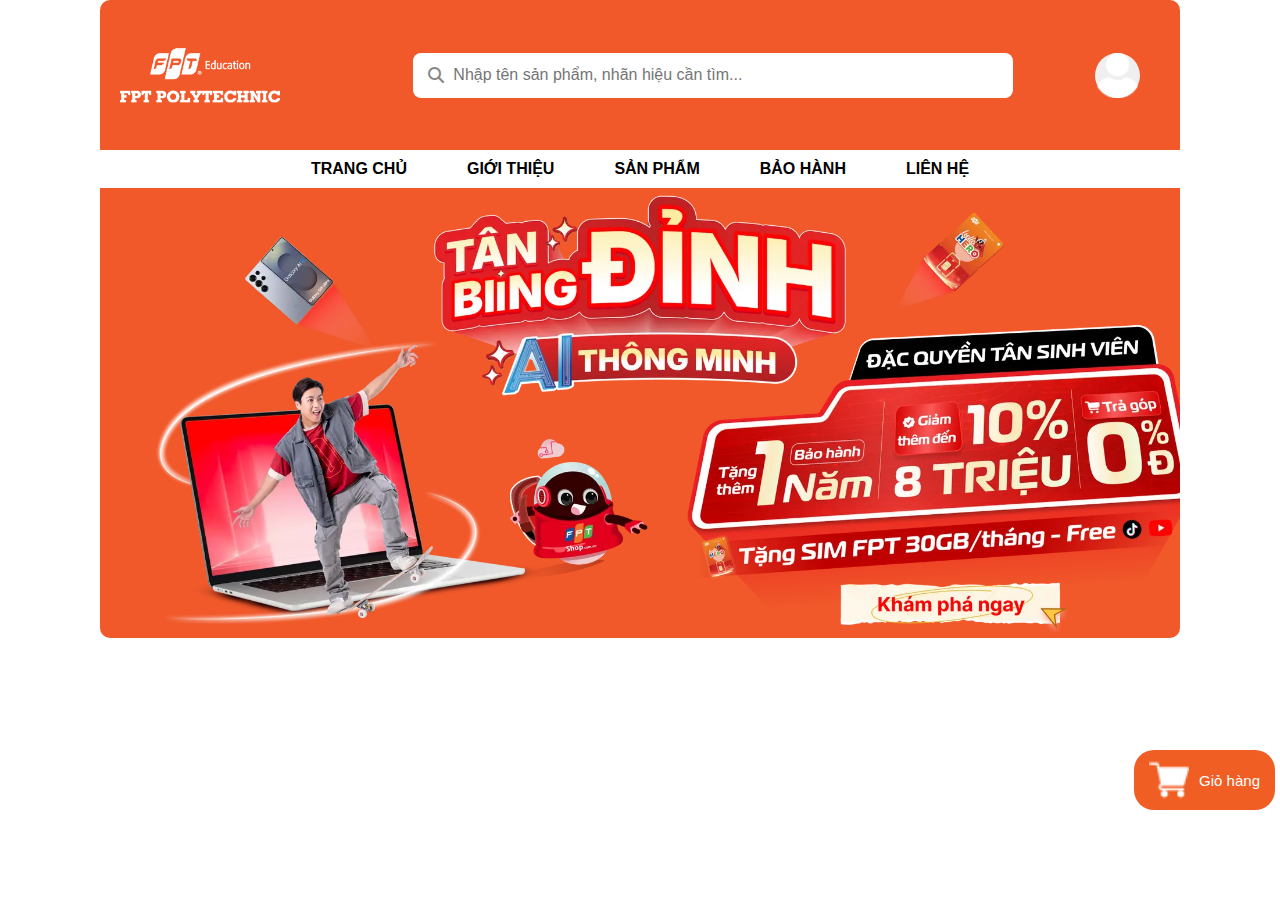
<file: index.html>
<!DOCTYPE html>
<html lang="en">

<head>
    <meta charset="UTF-8">
    <meta name="viewport" content="width=device-width, initial-scale=1.0">
    <link rel="stylesheet" href="https://cdnjs.cloudflare.com/ajax/libs/font-awesome/6.4.0/css/all.min.css">
    <title>Relax Cellphone</title>
    <link rel="stylesheet" href="css/index.css">
</head>

<body>
    <header>

        <img class="header-logo" src="image/whiteLogo.png" alt="">

        <div class="search-bar">
            <i class="fas fa-search"></i>
            <input type="search" placeholder="Nhập tên sản phẩm, nhãn hiệu cần tìm...">
        </div>

        <button class="btn-user" onclick="openLoginPage()">
            <img src="image/user.png" alt="">
        </button>

        <button class="btn-cart" onclick="openCart()">
            <img src="image/shopping-cart.png">
            Giỏ hàng
        </button>

    </header>
    <nav class="vmenu">
        <ul>
            <li><a href="index.html">TRANG CHỦ</a></li>
            <li><a href="gioithieu.html" target="_blank">GIỚI THIỆU</a></li>
            <li><a href="gioithieu.html" target="_blank">SẢN PHẨM</a></li>
            <li><a href="gopy.html">BẢO HÀNH</a></li>
            <li><a href="hoidap.html">LIÊN HỆ</a></li>
        </ul>
    </nav>
    <div class="slider">
        <div class="slides">
            <img src="image/banner.jpg" alt="Banner 01">
            <!-- <img src="image/banner.jpg" alt="Banner 02"> -->
        </div>
    </div>
    <article>

    </article>
    <footer>

    </footer>

    <script src="js/main.js"></script>
</body>

</html>
</file>
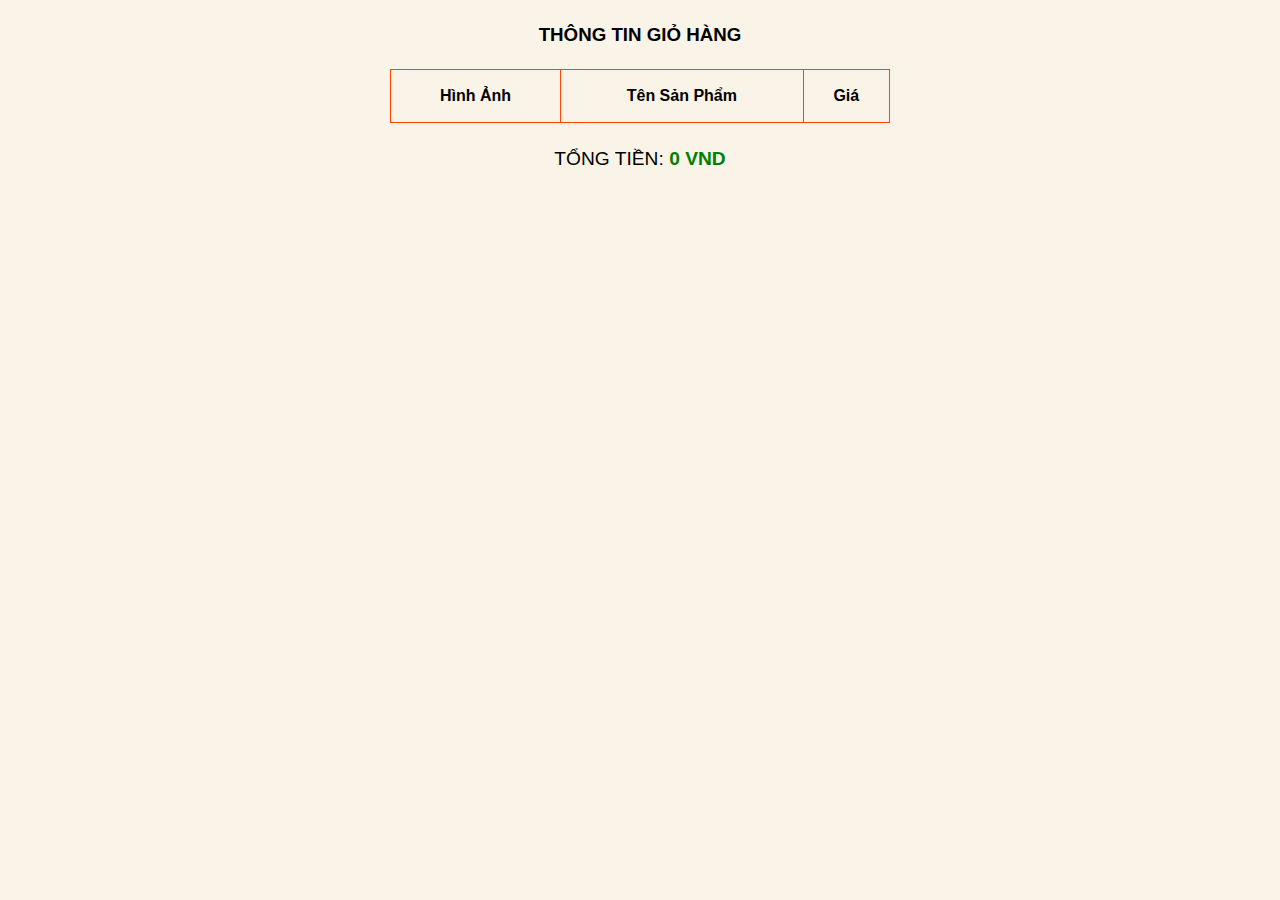
<file: cart.html>
<!DOCTYPE html>
<html lang="en">

<head>
    <meta charset="UTF-8">
    <meta name="viewport" content="width=device-width, initial-scale=1.0">
    <title>Giỏ Hàng</title>
    <link rel="stylesheet" href="/css/cart.css">
</head>

<body>
    <h3 id="card-heading">THÔNG TIN GIỎ HÀNG</h3>

    <table id="products-table">
        <tr>
            <th>Hình Ảnh</th>
            <th>Tên Sản Phẩm</th>
            <th>Giá</th>
        </tr>
    </table>

    <p>TỔNG TIỀN: <span id="total-amount"></span></p>

    <script src="/js/cart.js"></script>
</body>

</html>
</file>
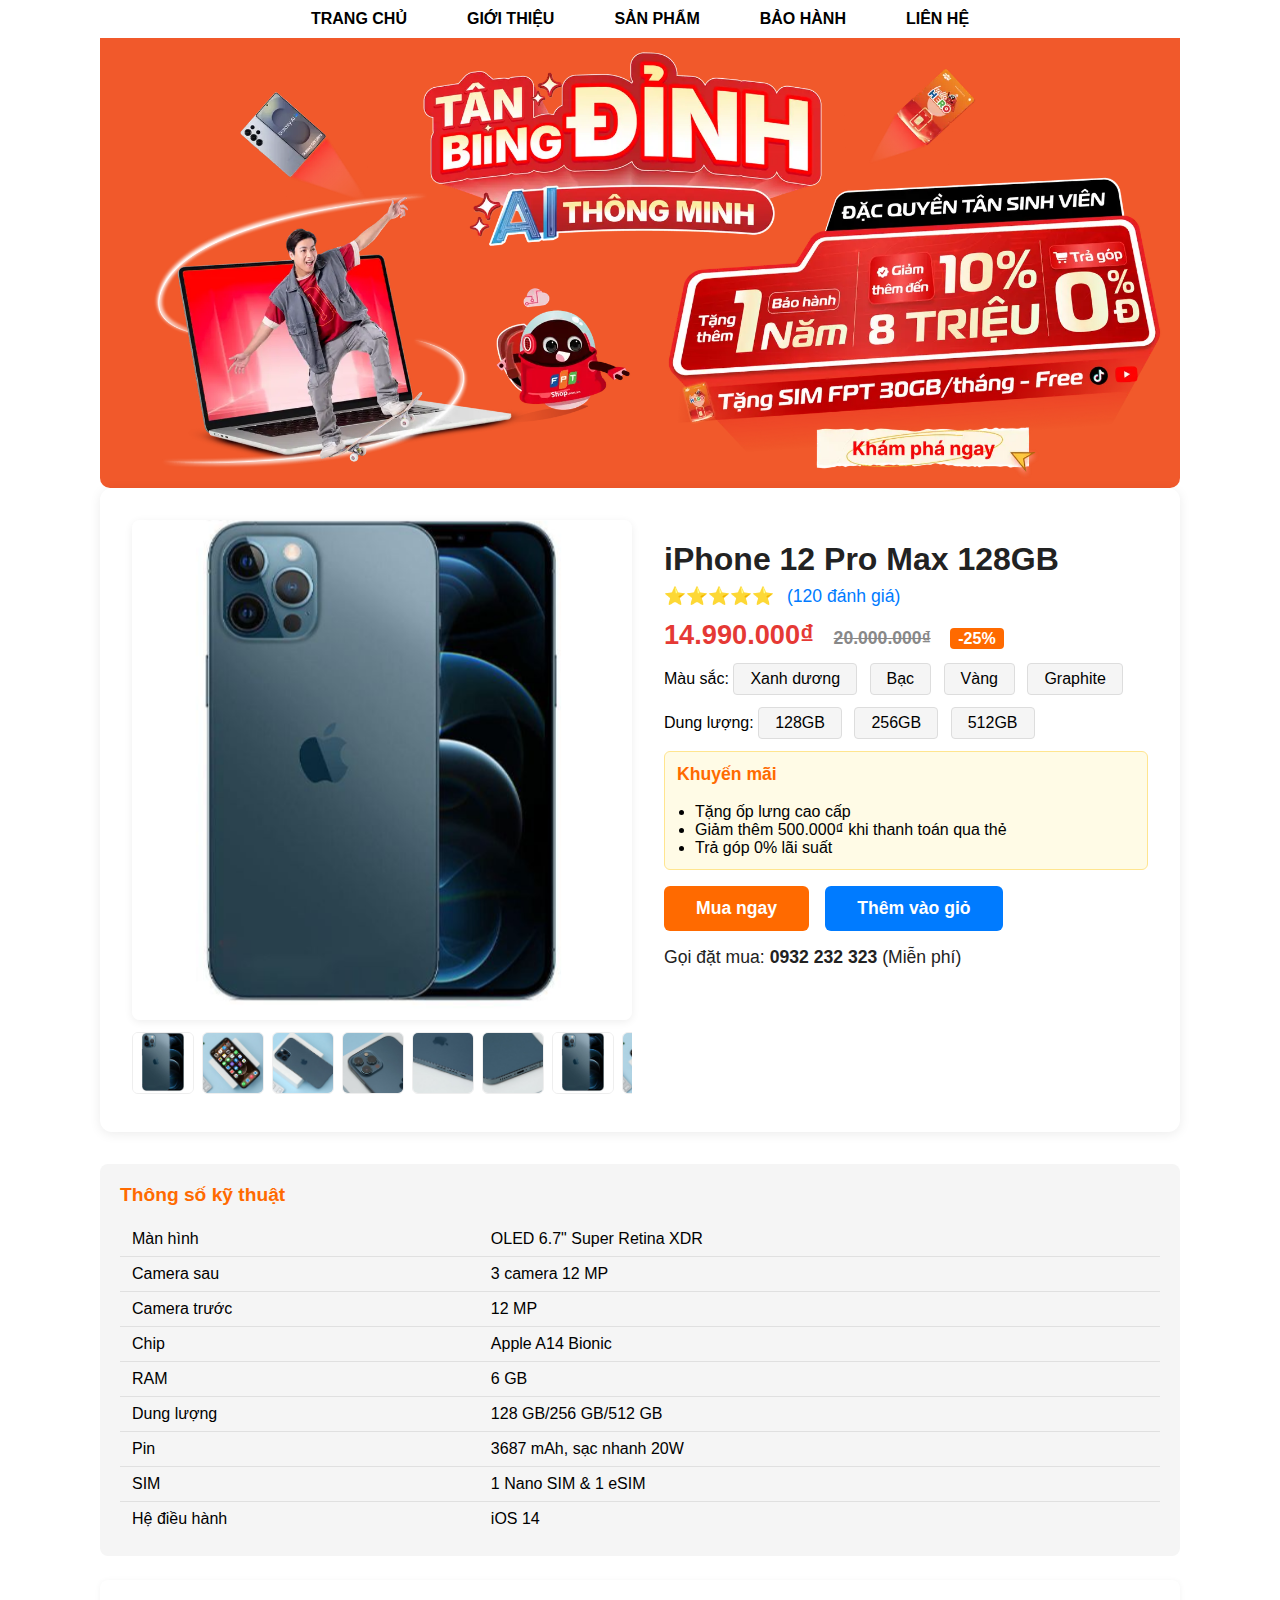
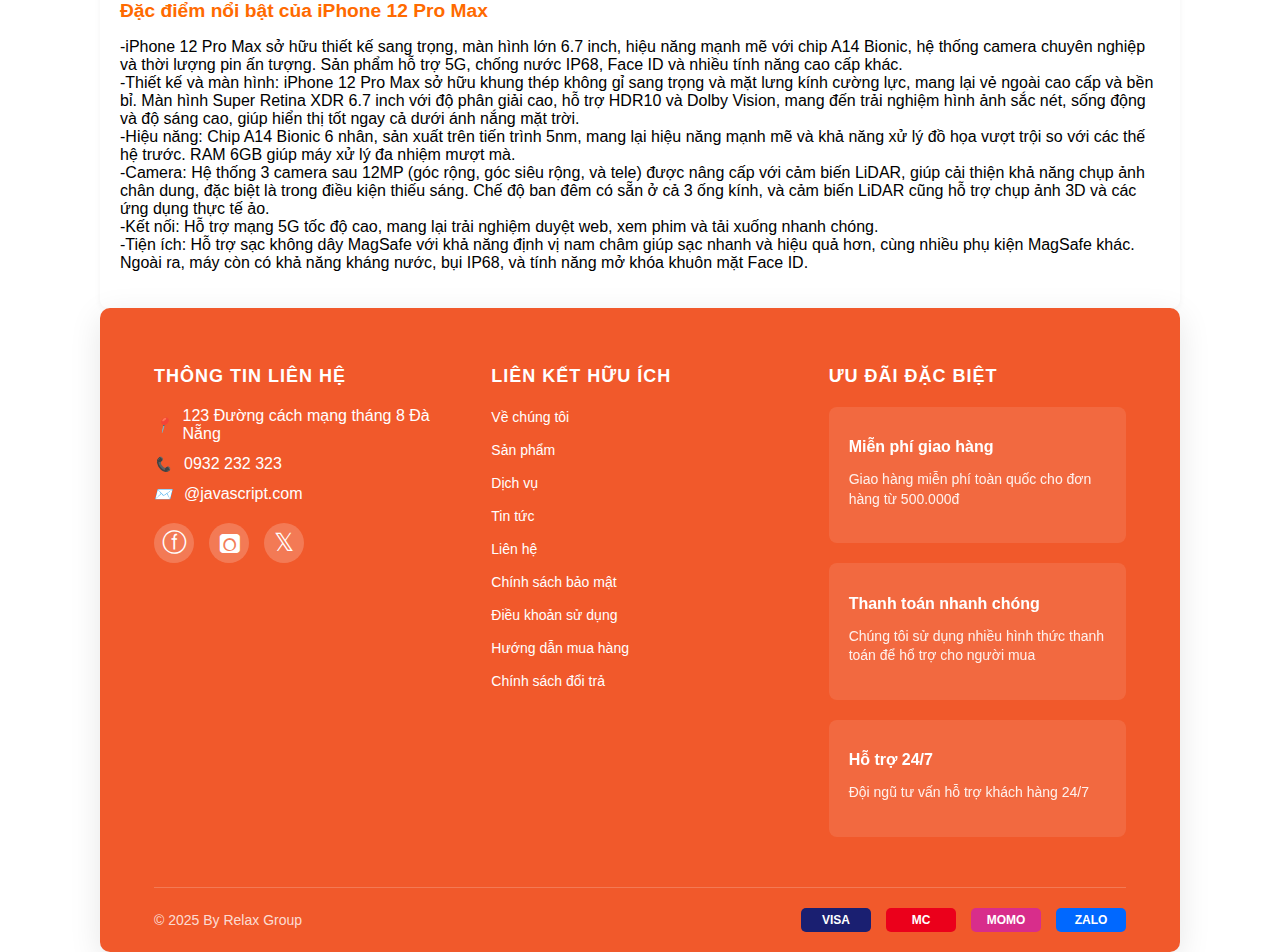
<file: Iphone_12ProMax.html>
<!DOCTYPE html>
<html lang="en">

<head>
    <meta charset="UTF-8">
    <meta name="viewport" content="width=device-width, initial-scale=1.0">
    <title>Chi Tiết Sản Phẩm</title>
    <link rel="stylesheet" href="/css/details.css">
</head>

<body>
    <nav class="vmenu">
        <ul>
            <li><a href="index.html">TRANG CHỦ</a></li>
            <li><a href="#">GIỚI THIỆU</a></li>
            <li><a href="#">SẢN PHẨM</a></li>
            <li><a href="#">BẢO HÀNH</a></li>
            <li><a href="#">LIÊN HỆ</a></li>
        </ul>
    </nav>
    <div class="slider">
        <div class="slides">
            <img src="image/banner.jpg" alt="Banner 01">
            <!-- <img src="image/banner.jpg" alt="Banner 02"> -->
        </div>
    </div>

    <article class="main-content">
        <!-- <nội dung sản phẩm> -->
        <div class="product-detail-container">
            <div class="product-gallery">
                <img src="image/products/Iphone/Iphone_12ProMax.png" alt="iPhone 12 Pro Max" class="main-img">
                <div class="thumbs">
                    <img src="image/products/Iphone/Iphone/Iphone_12ProMax/Iphone_12ProMax.png" alt="Ảnh 1">
                    <img src="image/products/Iphone/Iphone/Iphone_12ProMax/iphone-12-pro-max-xanh-duong-4-750x500.jpg"
                        alt="Ảnh 2">
                    <img src="image/products/Iphone/Iphone/Iphone_12ProMax/iphone-12-pro-max-xanh-duong-5-750x500.jpg"
                        alt="Ảnh 3">
                    <img src="image/products/Iphone/Iphone/Iphone_12ProMax/iphone-12-pro-max-xanh-duong-6-750x500.jpg"
                        alt="Ảnh 4">
                    <img src="image/products/Iphone/Iphone/Iphone_12ProMax/iphone-12-pro-max-xanh-duong-7-750x500.jpg"
                        alt="Ảnh 5">
                    <img src="image/products/Iphone/Iphone/Iphone_12ProMax/iphone-12-pro-max-xanh-duong-8-750x500.jpg"
                        alt="Ảnh 6">

                        <img src="image/products/Iphone/Iphone/Iphone_12ProMax/Iphone_12ProMax.png" alt="Ảnh 7">
                    <img src="image/products/Iphone/Iphone/Iphone_12ProMax/iphone-12-pro-max-xanh-duong-4-750x500.jpg"
                        alt="Ảnh 8">
                    <img src="image/products/Iphone/Iphone/Iphone_12ProMax/iphone-12-pro-max-xanh-duong-5-750x500.jpg"
                        alt="Ảnh 9">
                    <img src="image/products/Iphone/Iphone/Iphone_12ProMax/iphone-12-pro-max-xanh-duong-6-750x500.jpg"
                        alt="Ảnh 10">
                    <img src="image/products/Iphone/Iphone/Iphone_12ProMax/iphone-12-pro-max-xanh-duong-7-750x500.jpg"
                        alt="Ảnh 11">
                    <img src="image/products/Iphone/Iphone/Iphone_12ProMax/iphone-12-pro-max-xanh-duong-8-750x500.jpg"
                        alt="Ảnh 12">



                </div>
            </div>
            <div class="product-info">
                <h1 class="product-title">iPhone 12 Pro Max 128GB</h1>
                <div class="product-rating">
                    <span>⭐⭐⭐⭐⭐</span>
                    <a href="#">(120 đánh giá)</a>
                </div>
                <div class="product-price">
                    <span class="price">14.990.000₫</span>
                    <span class="old-price">20.000.000₫</span>
                    <span class="discount">-25%</span>
                </div>
                <div class="product-color">
                    <label>Màu sắc:</label>
                    <button class="color-btn">Xanh dương</button>
                    <button class="color-btn">Bạc</button>
                    <button class="color-btn">Vàng</button>
                    <button class="color-btn">Graphite</button>
                </div>
                <div class="product-storage">
                    <label>Dung lượng:</label>
                    <button class="storage-btn">128GB</button>
                    <button class="storage-btn">256GB</button>
                    <button class="storage-btn">512GB</button>
                </div>
                <div class="product-promotion">
                    <h3>Khuyến mãi</h3>
                    <ul>
                        <li>Tặng ốp lưng cao cấp</li>
                        <li>Giảm thêm 500.000₫ khi thanh toán qua thẻ</li>
                        <li>Trả góp 0% lãi suất</li>
                    </ul>
                </div>
                <div class="buy-actions">
                    <button class="buy-now">Mua ngay</button>
                    <button class="add-cart">Thêm vào giỏ</button>
                </div>
                <div class="product-contact">
                    <span>Gọi đặt mua: <b>0932 232 323</b> (Miễn phí)</span>
                </div>
            </div>
        </div>
        <div class="product-specs">
            <h2>Thông số kỹ thuật</h2>
            <table>
                <tr>
                    <td>Màn hình</td>
                    <td>OLED 6.7" Super Retina XDR</td>
                </tr>
                <tr>
                    <td>Camera sau</td>
                    <td>3 camera 12 MP</td>
                </tr>
                <tr>
                    <td>Camera trước</td>
                    <td>12 MP</td>
                </tr>
                <tr>
                    <td>Chip</td>
                    <td>Apple A14 Bionic</td>
                </tr>
                <tr>
                    <td>RAM</td>
                    <td>6 GB</td>
                </tr>
                <tr>
                    <td>Dung lượng</td>
                    <td>128 GB/256 GB/512 GB</td>
                </tr>
                <tr>
                    <td>Pin</td>
                    <td>3687 mAh, sạc nhanh 20W</td>
                </tr>
                <tr>
                    <td>SIM</td>
                    <td>1 Nano SIM & 1 eSIM</td>
                </tr>
                <tr>
                    <td>Hệ điều hành</td>
                    <td>iOS 14</td>
                </tr>
            </table>
        </div>
        <div class="product-description">
            <h2>Đặc điểm nổi bật của iPhone 12 Pro Max</h2>
            <p>
                -iPhone 12 Pro Max sở hữu thiết kế sang trọng, màn hình lớn 6.7 inch, hiệu năng mạnh mẽ với chip A14
                Bionic, hệ thống camera chuyên nghiệp và thời lượng pin ấn tượng. Sản phẩm hỗ trợ 5G, chống nước IP68,
                Face ID và nhiều tính năng cao cấp khác.
                <br>
                -Thiết kế và màn hình:
                iPhone 12 Pro Max sở hữu khung thép không gỉ sang trọng và mặt lưng kính cường lực, mang lại vẻ ngoài
                cao cấp và bền bỉ. Màn hình Super Retina XDR 6.7 inch với độ phân giải cao, hỗ trợ HDR10 và Dolby
                Vision, mang đến trải nghiệm hình ảnh sắc nét, sống động và độ sáng cao, giúp hiển thị tốt ngay cả dưới
                ánh nắng mặt trời.
                <br>
                -Hiệu năng:
                Chip A14 Bionic 6 nhân, sản xuất trên tiến trình 5nm, mang lại hiệu năng mạnh mẽ và khả năng xử lý đồ
                họa vượt trội so với các thế hệ trước. RAM 6GB giúp máy xử lý đa nhiệm mượt mà.
                <br>
                -Camera:
                Hệ thống 3 camera sau 12MP (góc rộng, góc siêu rộng, và tele) được nâng cấp với cảm biến LiDAR, giúp cải
                thiện khả năng chụp ảnh chân dung, đặc biệt là trong điều kiện thiếu sáng. Chế độ ban đêm có sẵn ở cả 3
                ống kính, và cảm biến LiDAR cũng hỗ trợ chụp ảnh 3D và các ứng dụng thực tế ảo.
                <br>
                -Kết nối:
                Hỗ trợ mạng 5G tốc độ cao, mang lại trải nghiệm duyệt web, xem phim và tải xuống nhanh chóng.
                <br>
                -Tiện ích:
                Hỗ trợ sạc không dây MagSafe với khả năng định vị nam châm giúp sạc nhanh và hiệu quả hơn, cùng nhiều
                phụ kiện MagSafe khác. Ngoài ra, máy còn có khả năng kháng nước, bụi IP68, và tính năng mở khóa khuôn
                mặt Face ID.
            </p>
        </div>

    </article>


    <footer class="footer">
        <div class="footer-container">
            <div class="footer-content">
                <div class="footer-section">
                    <h3>Thông tin liên hệ</h3>
                    <div class="contact-info">
                        <i>📍</i>
                        <span>123 Đường cách mạng tháng 8 Đà Nẵng</span>
                    </div>
                    <div class="contact-info">
                        <i>📞</i>
                        <span>0932 232 323</span>
                    </div>
                    <div class="contact-info">
                        <i>✉️</i>
                        <span>@javascript.com</span>
                    </div>

                    <div class="social-links">
                        <a href="#" title="Facebook">ⓕ</a>
                        <a href="#" title="Instagram">🅾</a>
                        <a href="#" title="Twitter">𝕏</a>
                    </div>
                </div>

                <div class="footer-section">
                    <h3>Liên kết hữu ích</h3>
                    <ul>
                        <li><a href="#">Về chúng tôi</a></li>
                        <li><a href="#">Sản phẩm</a></li>
                        <li><a href="#">Dịch vụ</a></li>
                        <li><a href="#">Tin tức</a></li>
                        <li><a href="#">Liên hệ</a></li>
                        <li><a href="#">Chính sách bảo mật</a></li>
                        <li><a href="#">Điều khoản sử dụng</a></li>
                        <li><a href="#">Hướng dẫn mua hàng</a></li>
                        <li><a href="#">Chính sách đổi trả</a></li>
                    </ul>
                </div>
                <div class="footer-section">
                    <h3>Ưu đãi đặc biệt</h3>

                    <div class="feature-box">
                        <h4>Miễn phí giao hàng</h4>
                        <p>Giao hàng miễn phí toàn quốc cho đơn hàng từ 500.000đ</p>
                    </div>

                    <div class="feature-box">
                        <h4>Thanh toán nhanh chóng</h4>
                        <p>Chúng tôi sử dụng nhiều hình thức thanh toán để hổ trợ cho người mua</p>
                    </div>

                    <div class="feature-box">
                        <h4>Hỗ trợ 24/7</h4>
                        <p>Đội ngũ tư vấn hỗ trợ khách hàng 24/7</p>
                    </div>
                </div>
            </div>

            <div class="footer-bottom">
                <div class="copyright">
                    © 2025 By Relax Group
                </div>

                <div class="payment-methods">
                    <div class="payment-icon visa">VISA</div>
                    <div class="payment-icon mastercard">MC</div>
                    <div class="payment-icon momo">MOMO</div>
                    <div class="payment-icon zalo">ZALO</div>
                </div>
            </div>
        </div>
    </footer>

    <script src="/js/details.js"></script>
</body>

</html>
</file>
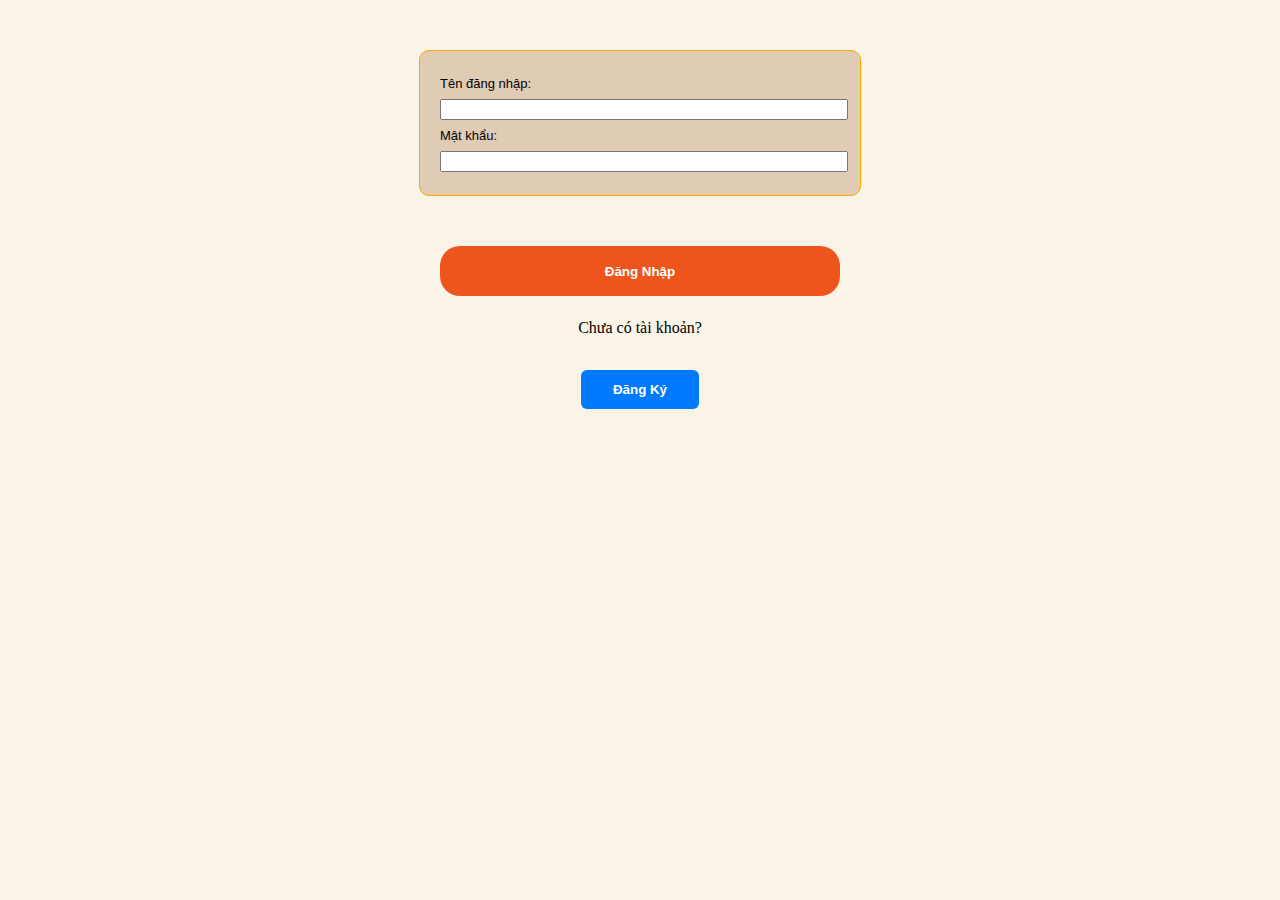
<file: login.html>
<!DOCTYPE html>
<html lang="en">

<head>
    <meta charset="UTF-8">
    <meta name="viewport" content="width=device-width, initial-scale=1.0">
    <link rel="stylesheet" href="css/login.css">
    <title>Quản lý tài khoản</title>

</head>

<body>
    <div class="main-content">
        <div class="login-input">
            <label for="username">Tên đăng nhập:</label>
            <input type="text" name="username" id="username">

            <label for="password">Mật khẩu:</label>
            <input type="password" name="password" id="password">

        </div>

        <button class="btn-login" onclick="onLoginHandler()">Đăng Nhập</button>
        <p>Chưa có tài khoản?</p>
        <button class="btn-register" onclick="openRegisterPage()">Đăng Ký</button>
    </div>

    <script src="js/login.js"></script>
</body>

</html>
</file>
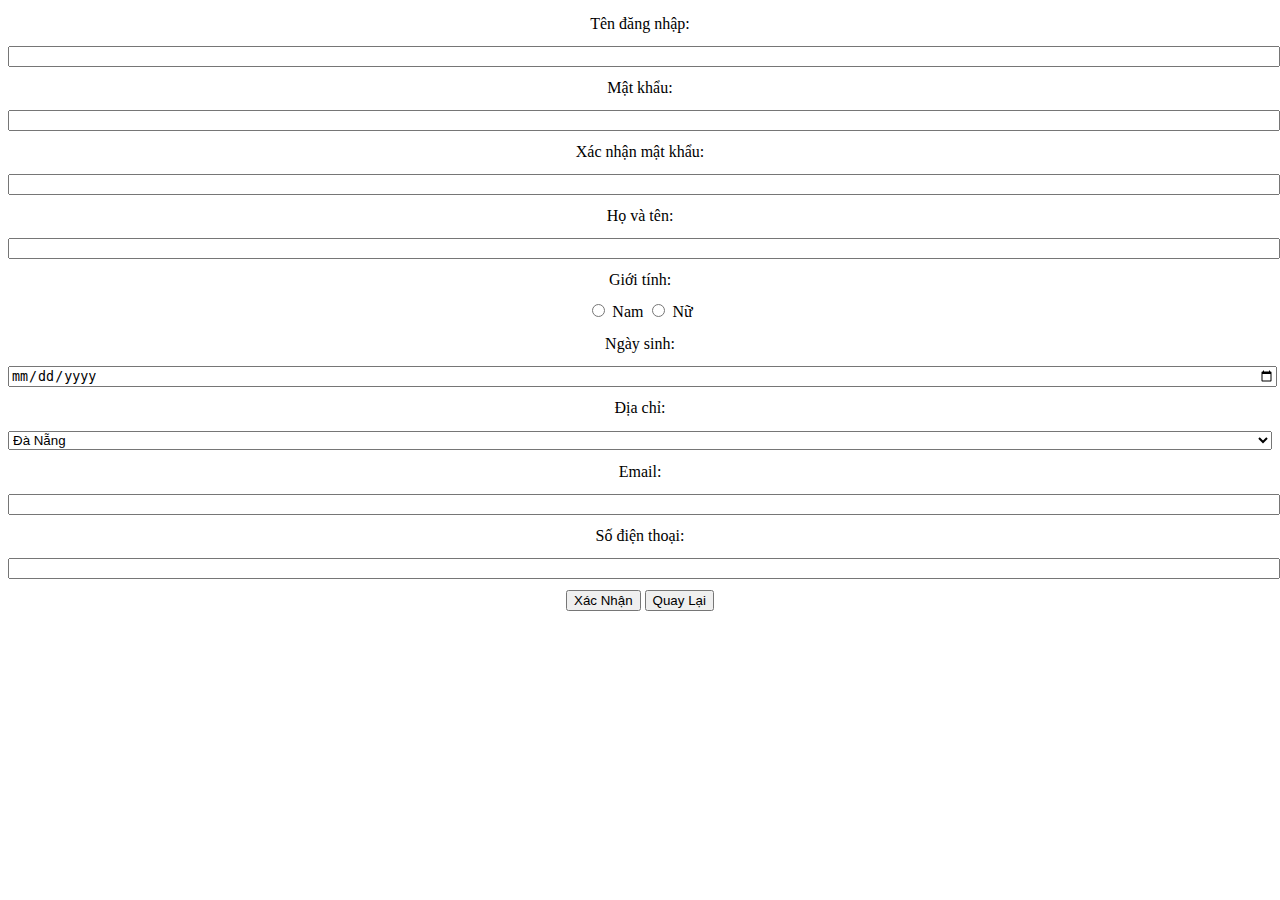
<file: register.html>
<!DOCTYPE html>
<html lang="en">

<head>
    <meta charset="UTF-8">
    <meta name="viewport" content="width=device-width, initial-scale=1.0">
    <link rel="stylesheet" href="css/register.css">
    <title>Đăng Ký</title>
</head>

<body>

    <div class="main-content">
        <div class="information-input">
            <label for="username">Tên đăng nhập:</label>
            <input type="text" name="username" id="username">

            <label for="password">Mật khẩu:</label>
            <input type="password" name="password" id="password">

            <label for="password-confirm">Xác nhận mật khẩu:</label>
            <input type="password" name="password-confirm" id="password-confirm">

            <label for="fullname">Họ và tên:</label>
            <input type="text" name="fullname" id="fullname">

            <label for="">Giới tính:</label>
            <label for="gender">
                <input type="radio" name="gender" value="male">
                Nam
            </label>
            <label for="gender">
                <input type="radio" name="gender" value="female">
                Nữ
            </label>
            <label for="dob">Ngày sinh:</label>
            <input type="date" name="dob" id="dob">

            <label for="address">Địa chỉ:</label>
            <select id="city" name="city">
                <option value="danang">Đà Nẵng</option>
                <option value="hanoi">Hà Nội</option>
                <option value="hcm">TP Hồ Chí Minh</option>
                <option value="hue">Huế</option>
                <option value="haiphong">Hải Phòng</option>
                <option value="cantho">Cần Thơ</option>
            </select>

            <label for="email">Email:</label>
            <input type="text" name="email" id="email">

            <label for="phone">Số điện thoại:</label>
            <input type="text" name="phone" id="phone">

        </div>

        <button class="btn-confirm" onclick="confirmRegister()">Xác Nhận</button>
        <button class="btn-goback" onclick="goBackToLoginPage()">Quay Lại</button>
    </div>

    <script src="js/register.js"></script>
</body>

</html>
</file>
<file: css/index.css>
/* * {
     margin: 0;
     padding: 0;
     box-sizing: border-box;
 } */

 #added-popup {
     position: fixed;
     bottom: 30px;
     right: 30px;
     background-color: #db7444;
     color: white;
     padding: 12px 20px;
     border-radius: 8px;
     box-shadow: 0 4px 8px rgba(0, 0, 0, 0.2);
     opacity: 0;
     transition: opacity 0.3s ease;
     z-index: 9999;
 }

 body {
     margin: auto 100px;
     font-family: 'Segoe UI', Tahoma, Verdana, sans-serif;
 }



 header {
     display: flex;
     flex-wrap: wrap;
     align-items: center;
     border-radius: 10px 10px 0px 0px;
     justify-content: space-between;
     background-color: rgb(241, 89, 43);
     min-height: 110px;
     padding: 20px;
     gap: 15px;
 }

 .header-logo {
     width: 160px;
 }

 button {
     cursor: pointer;
 }

 .btn-user {
     display: flex;
     position: relative;
     height: 45px;
     width: 45px;
     border-radius: 50%;
     border: none;
     color: white;
     right: 20px;
     margin-left: auto;
     padding: 0;
 }

 .btn-user:hover {
     scale: 1.2;
 }

 .btn-cart {
     position: fixed;
     bottom: 90px;
     right: 5px;
     z-index: 10000;
     display: flex;
     align-items: center;
     gap: 10px;
     height: 60px;
     padding: 0 15px 0 15px;
     border-radius: 20px;
     border: none;
     background-color: rgb(241, 94, 36);
     color: white;
     font-size: 15px;
     transition: transform 0.3s ease;
 }

 .btn-cart:hover {
     transform: scale(1.05);
     box-shadow: 0 0 10px rgba(85, 58, 48, 0.623);
 }

 .btn-cart img {
     height: 40px;
     width: 40px;
 }

 .search-bar {
     flex: 1;
     min-width: 250px;
     max-width: 600px;
     position: relative;
     margin: 0 auto;
     left: 50px;
 }

 .search-bar input {
     width: 100%;
     height: 45px;
     padding: 10px 10px 10px 40px;
     border-radius: 8px;
     border: none;
     font-size: 16px;
 }

 .search-bar i {
     position: absolute;
     top: 50%;
     left: 15px;
     transform: translateY(-50%);
     color: #888;
     font-size: 16px;
 }

 .search-dropdown {
     position: absolute;
     top: 100%;
     left: 0;
     right: 0;
     background: white;
     border: 1px solid #ddd;
     border-top: none;
     border-radius: 0 0 8px 8px;
     box-shadow: 0 4px 6px rgba(0, 0, 0, 0.1);
     display: none;
     z-index: 1000;
     max-height: 300px;
     overflow-y: auto;
 }

 .search-suggestion {
     padding: 12px 16px;
     cursor: pointer;
     border-bottom: 1px solid #f0f0f0;
     transition: background-color 0.2s ease;
     font-size: 14px;
     color: #333;
 }

 .search-suggestion:hover,
 .search-suggestion.highlighted {
     background-color: #f8f9fa;
     color: #f05a28;
 }

 .search-suggestion:last-child {
     border-bottom: none;
 }

 .vmenu {
     display: flex;
     justify-self: center;
 }

 .vmenu>ul {
     list-style: none;
     width: 70%;
     margin: 0px;
     padding: 0px;
     display: flex;
     text-align: center;
     align-items: center;
     justify-self: center;
     white-space: nowrap;
 }

 .vmenu>ul>li {
     flex: 1;
     display: inline-block;
     position: relative;
     text-align: center;
     padding: 10px 30px;
 }

 .vmenu>ul>li:hover {
     background-color: rgb(221, 104, 58);
 }

 .vmenu>ul>li>a {
     display: block;
     color: black;
     font-weight: bold;
     text-decoration: none;
 }

 .vmenu>ul>li>a:hover {
     transform: scaleX(1.1);
     transform-origin: top;
     transition: transform 0.2s ease-in-out;
 }

 .vmenu>ul>li>ul {
     position: absolute;
     padding: 0px;
     background-color: white;
     box-shadow: 0 0 10px gray;
     display: none;
     list-style: none;
     line-height: 40px;
 }

 .vmenu>ul>li:hover>ul {
     display: block;
     width: 210px;
 }

 .slider {
     position: relative;
     background-color: rgb(241, 89, 43);
     height: 450px;
     overflow: hidden;
     border-radius: 0px 0px 10px 10px;
 }

 .slides {
     display: flex;
     height: 100%;
     width: 100%;
     position: relative;
 }

 .slide {
     width: 100%;
     height: 100%;
     object-fit: contain;
     position: absolute;
     opacity: 0;
     transition: opacity 0.5s ease-in-out;
 }

 .slide.active {
     opacity: 1;
 }

 .slider-btn {
     position: absolute;
     top: 50%;
     transform: translateY(-50%);
     background-color: rgba(255, 255, 255, 0.8);
     border: none;
     border-radius: 50%;
     width: 50px;
     height: 50px;
     cursor: pointer;
     display: flex;
     align-items: center;
     justify-content: center;
     font-size: 20px;
     color: #333;
     transition: all 0.3s ease;
     z-index: 10;
 }

 .slider-btn:hover {
     background-color: rgba(255, 255, 255, 1);
     transform: translateY(-50%) scale(1.1);
     box-shadow: 0 4px 8px rgba(0, 0, 0, 0.2);
 }

 .prev-btn {
     left: 20px;
 }

 .next-btn {
     right: 20px;
 }

 .slider-dots {
     position: absolute;
     bottom: 20px;
     left: 50%;
     transform: translateX(-50%);
     display: flex;
     gap: 10px;
     z-index: 10;
 }

 .dot {
     width: 12px;
     height: 12px;
     border-radius: 50%;
     background-color: rgba(255, 255, 255, 0.5);
     cursor: pointer;
     transition: all 0.3s ease;
 }

 .dot:hover {
     background-color: rgba(255, 255, 255, 0.8);
 }

 .dot.active {
     background-color: rgba(255, 255, 255, 1);
     transform: scale(1.2);
 }


 .main-container {
     display: flex;
 }

 .filter-box {
     flex: 1;
     background-color: #ffffff;
     border: 2px solid #f05a28;
     border-radius: 10px;
     padding: 20px;
     margin: 20px 20px 20px 0px;
     box-shadow: 0 4px 10px rgba(0, 0, 0, 0.05);
     line-height: 150%;
 }

 .filter-box h3 {
     font-size: 16px;
     color: #f05a28;
     text-align: center;
     text-transform: uppercase;
     letter-spacing: 1px;
     margin: 0;
 }

 .separator {
     height: 1px;
     background: linear-gradient(to right, #ccc, #eee, #ccc);
     border: none;
     margin: 10px 0 20px 0;
     box-shadow: 0 1px 2px rgba(0, 0, 0, 0.08);
 }

 .clear-filters {
     margin-bottom: 15px;
     padding: 8px 16px;
     background: #ff4757;
     color: white;
     border: none;
     border-radius: 4px;
     cursor: pointer;
 }

 .filter-box ul {
     list-style-type: none;
     padding: 0;
     margin: 0;
 }

 .filter-box li {
     margin-bottom: 20px;
 }

 .filter-box strong {
     display: block;
     margin-bottom: 8px;
     color: #333;
     font-size: 15px;
     border-left: 4px solid #f05a28;
     padding-left: 8px;
 }

 .filter-box label {
     display: block;
     margin-left: 10px;
     margin-bottom: 6px;
     color: #444;
     font-size: 14px;
     cursor: pointer;
     transition: all 0.2s;
 }

 .filter-box input[type="checkbox"] {
     margin-right: 6px;
     transform: scale(1.1);
     accent-color: #f05a28;
 }

 .filter-box label:hover {
     color: #f05a28;
 }

 article {
     flex: 6;
 }

 article h2 {
     margin-left: 20px;
     color: rgb(231, 36, 2);
 }

 select {
     padding: 5px;
     width: 200px;
     font-weight: bold;
     border: 1px solid orangered;
     border-radius: 2px;
     outline: none;
 }

 select:focus {
     border-color: orangered;
     box-shadow: 0 0 5px rgba(255, 69, 0, 0.5);
 }

 .products-container {
     /* position: relative; */
     display: flex;
     flex-wrap: wrap;
     gap: 20px;
     margin: 20px auto;
     /* justify-content: center; */
 }

 .product {
     position: relative;
     box-shadow: 0 0 8px grey;
     width: 15%;
     border-radius: 10px;
     padding: 10px;
     box-sizing: border-box;
     justify-content: center;
     text-align: center;
     transition: transform 0.3s ease;
     cursor: pointer;
 }

 .product:hover {
     box-shadow: 0 0 12px rgba(218, 70, 17, 0.623);
     transform: scale(1.04);
 }

 .product button {
     position: relative;
     height: 45px;
     width: 45px;
     border-radius: 50%;
     border: none;
     color: white;
     right: 0px;
     margin-left: auto;
     transition: transform 0.3s ease;
 }

 .product button>img {
     border: none;
 }

 .product button:hover {
     transform: scale(1.2);
 }

 .product img {
     width: 90%;
 }

 .price {
     color: red;
     font-size: 15px;
     font-weight: bold;
 }

 .product-name {
     font-weight: bold;
 }

 .footer {
     background: rgb(241, 89, 43);
     color: white;
     padding: 40px 0px 20px;
     border-radius: 10px;
     box-shadow: 0 8px 32px rgba(0, 0, 0, 0.1);

 }

 .footer-container {
     width: 90%;
     margin: 0 auto;
     padding: 0 20px;

 }

 .footer-content {
     display: grid;
     grid-template-columns: repeat(auto-fit, minmax(250px, 1fr));
     gap: 40px;
     margin-bottom: 30px;
 }

 .footer-section h3 {
     font-size: 18px;
     font-weight: 600;
     margin-bottom: 20px;
     text-transform: uppercase;
     letter-spacing: 1px;
 }

 .footer-section ul {
     list-style: none;
     padding: 0px;

 }

 .footer-section ul li {
     margin-bottom: 12px;
     font-size: 14px;
     line-height: 1.5;

 }

 .footer-section ul li a {
     color: white;
     text-decoration: none;
     transition: color 0.3s ease;
 }

 .footer-section ul li a:hover {
     color: #f39c12;
 }

 .contact-info {
     display: flex;
     align-items: center;
     margin-bottom: 12px;
 }

 .contact-info i {
     width: 20px;
     margin-right: 10px;
     font-size: 14px;
 }

 .social-links {
     display: flex;
     font-size: 25px;
     gap: 15px;
     margin-top: 20px;
 }

 .social-links a {
     display: flex;
     align-items: center;
     justify-content: center;
     width: 40px;
     height: 40px;
     background: rgba(255, 255, 255, 0.2);
     border-radius: 50%;
     color: white;
     text-decoration: none;
     transition: all 0.3s ease;
 }

 .social-links a:hover {
     background: rgba(255, 255, 255, 0.3);
     transform: translateY(-2px);
 }

 .feature-box {

     background: rgba(255, 255, 255, 0.1);
     padding: 20px;
     padding-top: 10px;
     border-radius: 8px;
     margin-bottom: 20px;
     backdrop-filter: blur(10px);
 }

 .feature-box h4 {
     font-size: 16px;
     margin-bottom: 10px;
     color: #fff;
 }

 .feature-box p {
     font-size: 14px;
     line-height: 1.4;
     color: rgba(255, 255, 255, 0.9);
 }

 .footer-bottom {
     border-top: 1px solid rgba(255, 255, 255, 0.2);
     padding-top: 20px;
     display: flex;
     justify-content: space-between;
     align-items: center;
     flex-wrap: wrap;
     gap: 20px;
 }

 .copyright {
     font-size: 14px;
     color: rgba(255, 255, 255, 0.8);
 }

 .payment-methods {
     display: flex;
     align-items: center;
     gap: 15px;
 }

 .payment-icon {
     background: white;
     padding: 5px 10px;
     border-radius: 5px;
     font-size: 12px;
     font-weight: bold;
     color: #333;
     min-width: 50px;
     text-align: center;
 }

 .payment-icon.visa {
     background: #1a1f71;
     color: white;
 }

 .payment-icon.mastercard {
     background: #eb001b;
     color: white;
 }

 .payment-icon.momo {
     background: #d82d8b;
     color: white;
 }

 .payment-icon.zalo {
     background: #0068ff;
     color: white;
 }

 @media screen and (max-width: 768px) {
     body {
         margin: 0 10px;
     }

     header {
         flex-direction: column;
         align-items: stretch;
     }

     .search-bar {
         width: 100%;
         margin-top: 10px;
     }

     .btn-user,
     .btn-cart {
         align-self: flex-end;
         margin-top: 10px;
     }

     .vmenu>ul {
         flex-direction: column;
         align-items: stretch;
     }

     .vmenu>ul>li {
         text-align: left;
     }
 }
</file>
<file: css/cart.css>
body {
    text-align: center;
    justify-items: center;
    line-height: 200%;
    background-color: rgba(239, 223, 191, 0.359);
    font-family: 'Segoe UI', Tahoma, Verdana, sans-serif;
}

#products-table {
    width: 500px;
    padding: 20px;
    border: 1px solid orangered;
    border-collapse: collapse;
}

#products-table img {
    width: 50px;
}

th {
    padding: 10px;
    border: 1px solid orangered;
}

td {
    padding: 10px;
    border: 1px solid orangered;
}

p {
    font-size: larger;
}

span {
    font-weight: bolder;
    color: green
}

button {
    background: #df314e;
    color: #fff;
    border: none;
    border-radius: 6px;
    padding: 12px 32px;
    font-size: 1.0rem;
    font-weight: bold;
    cursor: pointer;
    transition: background 0.2s;
    margin: 10px;
}
</file>
<file: css/details.css>
body {
     margin: auto 100px;
     font-family: 'Segoe UI', Tahoma, Verdana, sans-serif;
 }

 .vmenu {
     display: flex;
     justify-self: center;
 }

 .vmenu>ul {
     list-style: none;
     width: 70%;
     margin: 0px;
     padding: 0px;
     display: flex;
     text-align: center;
     align-items: center;
     justify-self: center;
     white-space: nowrap;
 }

 .vmenu>ul>li {
     flex: 1;
     display: inline-block;
     position: relative;
     text-align: center;
     padding: 10px 30px;
 }

 .vmenu>ul>li:hover {
     background-color: rgb(221, 104, 58);
 }

 .vmenu>ul>li>a {
     display: block;
     color: black;
     font-weight: bold;
     text-decoration: none;
 }

 .vmenu>ul>li>a:hover {
     transform: scaleX(1.1);
     transform-origin: top;
     transition: transform 0.2s ease-in-out;
 }

 .vmenu>ul>li>ul {
     position: absolute;
     padding: 0px;
     background-color: white;
     box-shadow: 0 0 10px gray;
     display: none;
     list-style: none;
     line-height: 40px;
 }

 .vmenu>ul>li:hover>ul {
     display: block;
     width: 210px;
 }

 .slides {
     background-color: rgb(241, 89, 43);
     display: flex;
     height: 450px;
     overflow: hidden;
     transition: transform 0.5s ease-in-out;
     width: 100%;
     border-radius: 0px 0px 10px 10px;
 }

 .slides img {
     width: 100%;
     height: 450px;
     object-fit: contain;
 }

 .footer {
     background: rgb(241, 89, 43);
     color: white;
     padding: 40px 0px 20px;
     border-radius: 10px;
     box-shadow: 0 8px 32px rgba(0, 0, 0, 0.1);

 }

 .footer-container {
     width: 90%;
     margin: 0 auto;
     padding: 0 20px;

 }

 .footer-content {
     display: grid;
     grid-template-columns: repeat(auto-fit, minmax(250px, 1fr));
     gap: 40px;
     margin-bottom: 30px;
 }

 .footer-section h3 {
     font-size: 18px;
     font-weight: 600;
     margin-bottom: 20px;
     text-transform: uppercase;
     letter-spacing: 1px;
 }

 .footer-section ul {
     list-style: none;
     padding: 0px;

 }

 .footer-section ul li {
     margin-bottom: 12px;
     font-size: 14px;
     line-height: 1.5;

 }

 .footer-section ul li a {
     color: white;
     text-decoration: none;
     transition: color 0.3s ease;
 }

 .footer-section ul li a:hover {
     color: #f39c12;
 }

 .contact-info {
     display: flex;
     align-items: center;
     margin-bottom: 12px;
 }

 .contact-info i {
     width: 20px;
     margin-right: 10px;
     font-size: 14px;
 }

 .social-links {
     display: flex;
     font-size: 25px;
     gap: 15px;
     margin-top: 20px;
 }

 .social-links a {
     display: flex;
     align-items: center;
     justify-content: center;
     width: 40px;
     height: 40px;
     background: rgba(255, 255, 255, 0.2);
     border-radius: 50%;
     color: white;
     text-decoration: none;
     transition: all 0.3s ease;
 }

 .social-links a:hover {
     background: rgba(255, 255, 255, 0.3);
     transform: translateY(-2px);
 }

 .feature-box {

     background: rgba(255, 255, 255, 0.1);
     padding: 20px;
     padding-top: 10px;
     border-radius: 8px;
     margin-bottom: 20px;
     backdrop-filter: blur(10px);
 }

 .feature-box h4 {
     font-size: 16px;
     margin-bottom: 10px;
     color: #fff;
 }

 .feature-box p {
     font-size: 14px;
     line-height: 1.4;
     color: rgba(255, 255, 255, 0.9);
 }

 .footer-bottom {
     border-top: 1px solid rgba(255, 255, 255, 0.2);
     padding-top: 20px;
     display: flex;
     justify-content: space-between;
     align-items: center;
     flex-wrap: wrap;
     gap: 20px;
 }

 .copyright {
     font-size: 14px;
     color: rgba(255, 255, 255, 0.8);
 }

 .payment-methods {
     display: flex;
     align-items: center;
     gap: 15px;
 }

 .payment-icon {
     background: white;
     padding: 5px 10px;
     border-radius: 5px;
     font-size: 12px;
     font-weight: bold;
     color: #333;
     min-width: 50px;
     text-align: center;
 }

 .payment-icon.visa {
     background: #1a1f71;
     color: white;
 }

 .payment-icon.mastercard {
     background: #eb001b;
     color: white;
 }

 .payment-icon.momo {
     background: #d82d8b;
     color: white;
 }

 .payment-icon.zalo {
     background: #0068ff;
     color: white;
 }

 @media screen and (max-width: 768px) {
     body {
         margin: 0 10px;
     }

     header {
         flex-direction: column;
         align-items: stretch;
     }

     .search-bar {
         width: 100%;
         margin-top: 10px;
     }

     .btn-user,
     .btn-cart {
         align-self: flex-end;
         margin-top: 10px;
     }

     .vmenu>ul {
         flex-direction: column;
         align-items: stretch;
     }

     .vmenu>ul>li {
         text-align: left;
     }
 }



 /*--------------------------------------------------------------------------------------------------------------------------*/

.product-detail-container {
    display: flex;
    gap: 32px;
    background: #fff;
    padding: 32px;
    border-radius: 12px;
    box-shadow: 0 2px 12px rgba(0,0,0,0.08);
    margin-bottom: 32px;
}
.product-gallery {
    flex: 1;
    max-width: 500px;
}
.product-gallery .main-img {
    width: 100%;
    border-radius: 8px;
    margin-bottom: 12px;
    box-shadow: 0 2px 8px rgba(0,0,0,0.07);
}
.product-gallery .thumbs {
    display: flex;
    gap: 8px;
}
.product-gallery .thumbs img {
    width: 60px;
    height: 60px;
    object-fit: cover;
    border-radius: 6px;
    border: 1px solid #eee;
    cursor: pointer;
    transition: border 0.2s;
}
.product-gallery .thumbs img:hover {
    border: 2px solid #ff6a00;
}
.product-info {
    flex: 2;
}
.product-title {
    font-size: 2rem;
    font-weight: bold;
    margin-bottom: 8px;
    color: #222;
}
.product-rating {
    margin-bottom: 12px;
    color: #ff9800;
    font-size: 1.1rem;
}
.product-rating a {
    color: #007bff;
    text-decoration: none;
    margin-left: 8px;
}
.product-price {
    font-size: 1.7rem;
    font-weight: bold;
    color: #e53935;
    margin-bottom: 12px;
}
.product-price .old-price {
    font-size: 1.1rem;
    color: #888;
    text-decoration: line-through;
    margin-left: 12px;
}
.product-price .discount {
    background: #ff6a00;
    color: #fff;
    font-size: 1rem;
    padding: 2px 8px;
    border-radius: 4px;
    margin-left: 12px;
}
.product-color, .product-storage {
    margin-bottom: 12px;
}
.color-btn, .storage-btn {
    background: #f5f5f5;
    border: 1px solid #ddd;
    border-radius: 4px;
    padding: 6px 16px;
    margin-right: 8px;
    cursor: pointer;
    font-size: 1rem;
    transition: background 0.2s, border 0.2s;
}
.color-btn:hover, .storage-btn:hover {
    background: #ff6a00;
    color: #fff;
    border: 1px solid #ff6a00;
}
.product-promotion {
    background: #fffbe6;
    border: 1px solid #ffe58f;
    border-radius: 6px;
    padding: 12px;
    margin-bottom: 16px;
}
.product-promotion h3 {
    margin-top: 0;
    color: #ff6a00;
    font-size: 1.1rem;
}
.product-promotion ul {
    margin: 0;
    padding-left: 18px;
}
.buy-actions {
    display: flex;
    gap: 16px;
    margin-bottom: 16px;
}
.buy-now, .add-cart {
    background: #ff6a00;
    color: #fff;
    border: none;
    border-radius: 6px;
    padding: 12px 32px;
    font-size: 1.1rem;
    font-weight: bold;
    cursor: pointer;
    transition: background 0.2s;
}
.add-cart {
    background: #007bff;
}
.buy-now:hover {
    background: #e65100;
}
.add-cart:hover {
    background: #0056b3;
}
.product-contact {
    font-size: 1.1rem;
    color: #222;
    margin-bottom: 8px;
}
.product-specs {
    background: #f5f5f5;
    border-radius: 8px;
    padding: 20px;
    margin-bottom: 24px;
}
.product-specs h2 {
    margin-top: 0;
    color: #ff6a00;
    font-size: 1.2rem;
}
.product-specs table {
    width: 100%;
    border-collapse: collapse;
    font-size: 1rem;
}
.product-specs td {
    padding: 8px 12px;
    border-bottom: 1px solid #e0e0e0;
}
.product-specs tr:last-child td {
    border-bottom: none;
}
.product-description {
    background: #fff;
    border-radius: 8px;
    padding: 20px;
    box-shadow: 0 1px 6px rgba(0,0,0,0.05);
}
.product-description h2 {
    color: #ff6a00;
    font-size: 1.2rem;
    margin-top: 0;
}




/* Điều chỉnh ảnh không bị lệch và phù hợp với kích cỡ*/
.product-gallery .main-img {
    width: 100%;
    max-width: 500px;
    height: 500px;
    object-fit: cover;
    border-radius: 8px;
    margin-bottom: 12px;
    box-shadow: 0 2px 8px rgba(0,0,0,0.07);
    display: block;
}
.product-gallery .thumbs {
    display: flex;
    gap: 8px;
}
.product-gallery .thumbs img {
    width: 60px;
    height: 60px;
    object-fit: cover;
    border-radius: 6px;
    border: 1px solid #eee;
    cursor: pointer;
    transition: border 0.2s;
    display: block;
}




/*thanh cuộn ngang*/
.product-gallery .thumbs {
    display: flex;
    gap: 8px;
    overflow-x: auto;
    padding-bottom: 6px;
    max-width: 500px;
}
.product-gallery .thumbs img {
    width: 60px;
    height: 60px;
    object-fit: cover;
    border-radius: 6px;
    border: 1px solid #eee;
    cursor: pointer;
    flex-shrink: 0;
    transition: border 0.2s;
    display: block;
}
</file>
<file: css/login.css>
body {
    text-align: center;
    line-height: 200%;
    background-color: rgba(239, 223, 191, 0.359);
}

button {
    cursor: pointer;
}

.login-input {
    width: 400px;
    margin: 50px auto;
    padding: 20px;
    border: 1px solid orange;
    border-radius: 10px;
    font-family: sans-serif;
    font-size: small;
    line-height: 200%;
    background-color: #c19c7b75;
    text-align: left;
}

input {
    width: 100%;
}

label {
    display: block;
}

.remember-box {
    display: inline-flex;
    align-items: center;
    text-align: center;
}

.remember-box label {
    display: inline-block;
    white-space: nowrap;
    margin-bottom: 0;
    padding: 0;
}

.remember-box input {
    display: inline-block;
    white-space: nowrap;
    margin-bottom: 0;
    padding: 0;
}

.btn-login {
    width: 400px;
    height: 50px;
    border-radius: 20px;
    border: none;
    background-color: rgba(236, 72, 12, 0.925);
    color: white;
    display: block;
    justify-self: center;
    font-weight: bold;
}

.btn-register {
    background: #007bff;
    color: #fff;
    border: none;
    border-radius: 6px;
    padding: 12px 32px;
    font-weight: bold;
    cursor: pointer;
    transition: background 0.2s;
    margin: 10px;
}
</file>
<file: css/register.css>
body {
    text-align: center;
    line-height: 200%;
}

button {
    cursor: pointer;
}

form {
    width: 400px;
    margin: 50px auto;
    padding: 20px;
    border: 1px solid orangered;
    border-radius: 10px;
    font-family: sans-serif;
    font-size: small;
    line-height: 200%;
    background-color: #c19c7b75;
    text-align: left;
}

input {
    width: 100%;
}

input[type="radio"] {
    width: auto;
}

select {
    width: 100%;
}

label {
    display: block;
}

label[for="gender"] {
    display: inline-block;
    white-space: nowrap;
}
</file>
